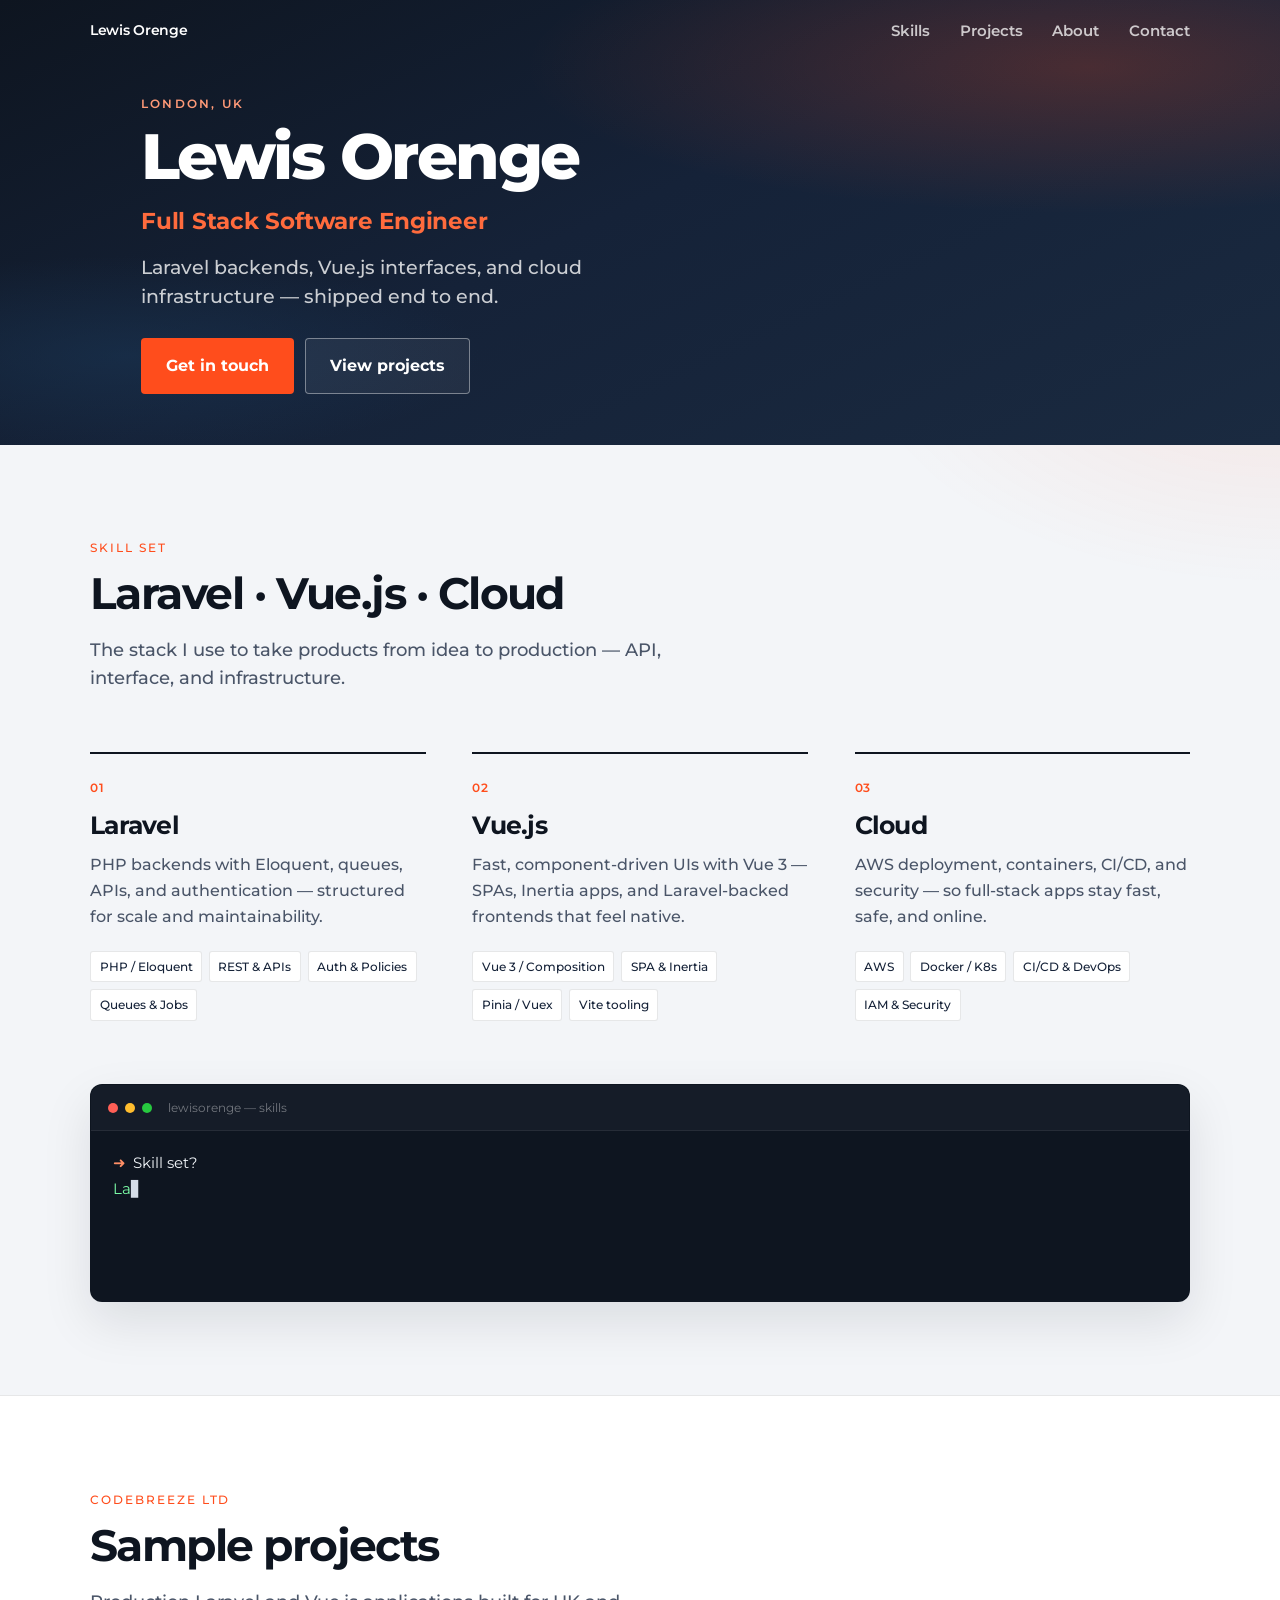
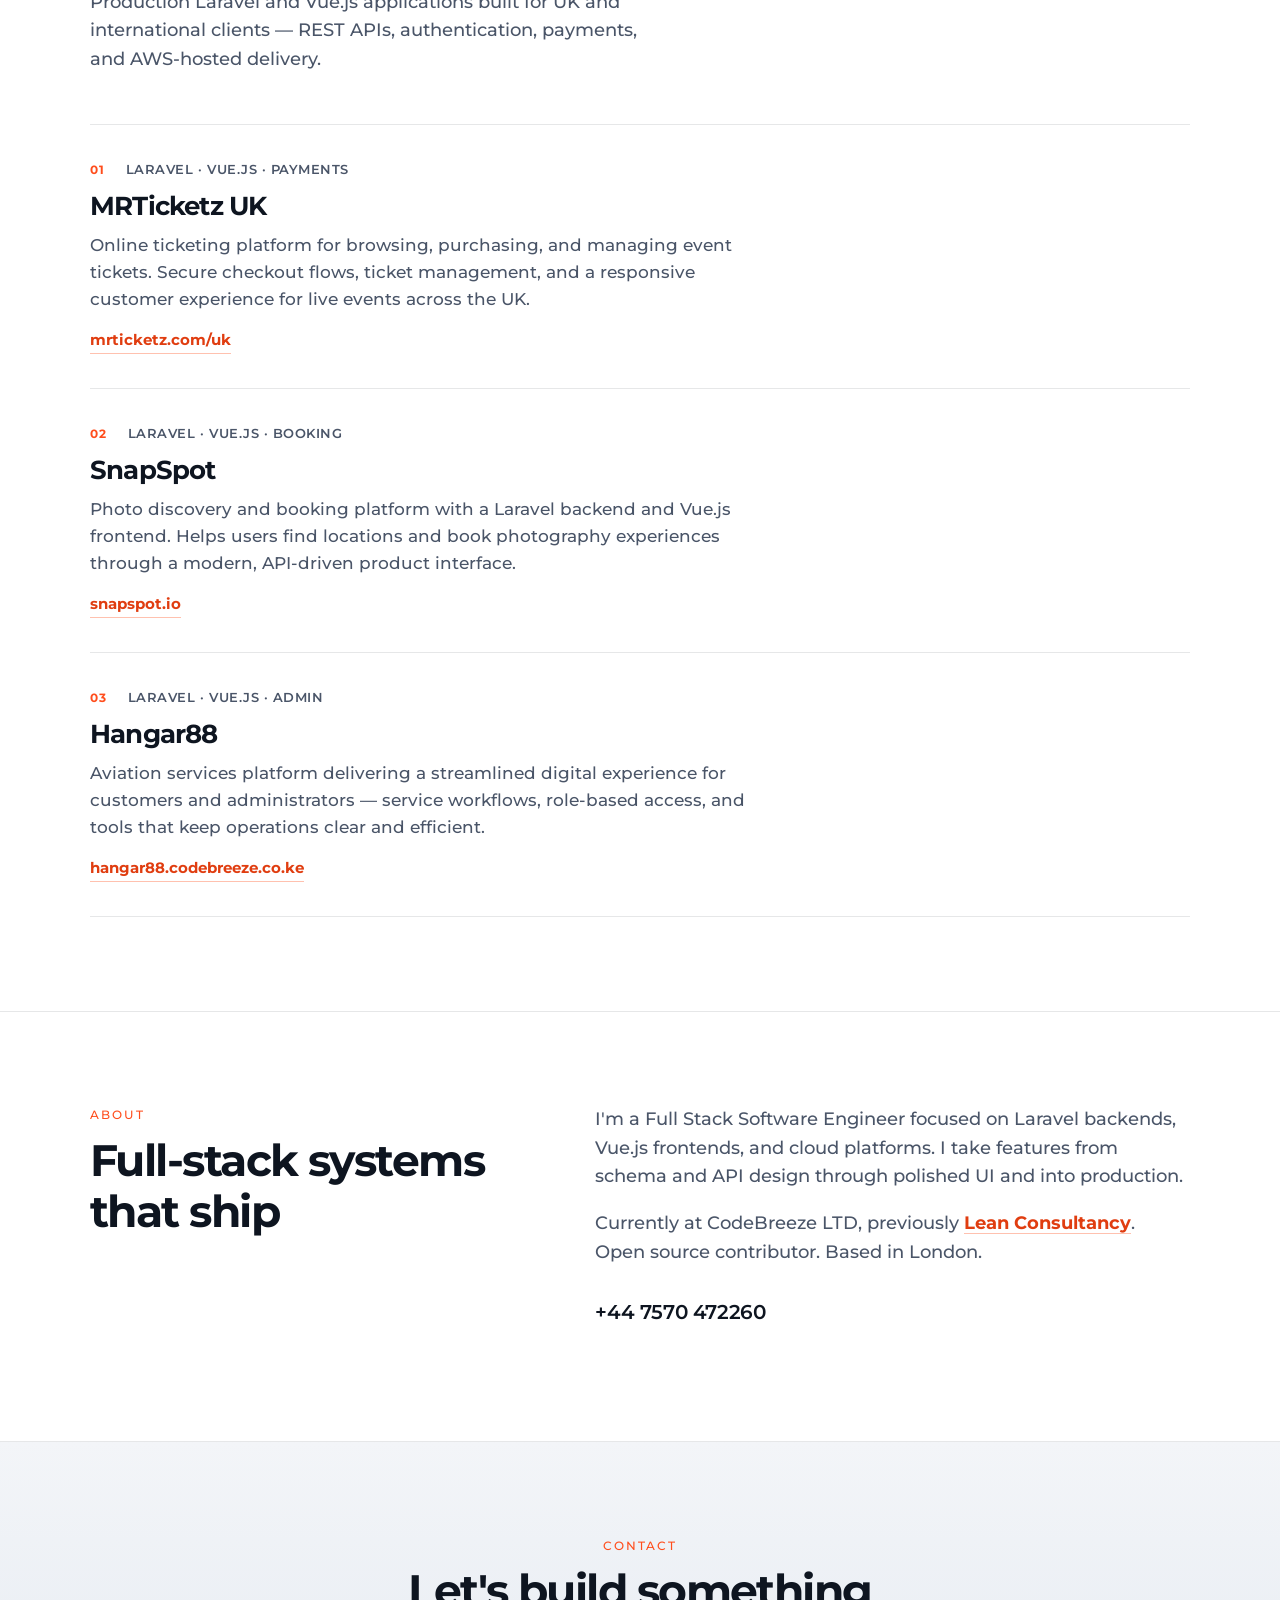
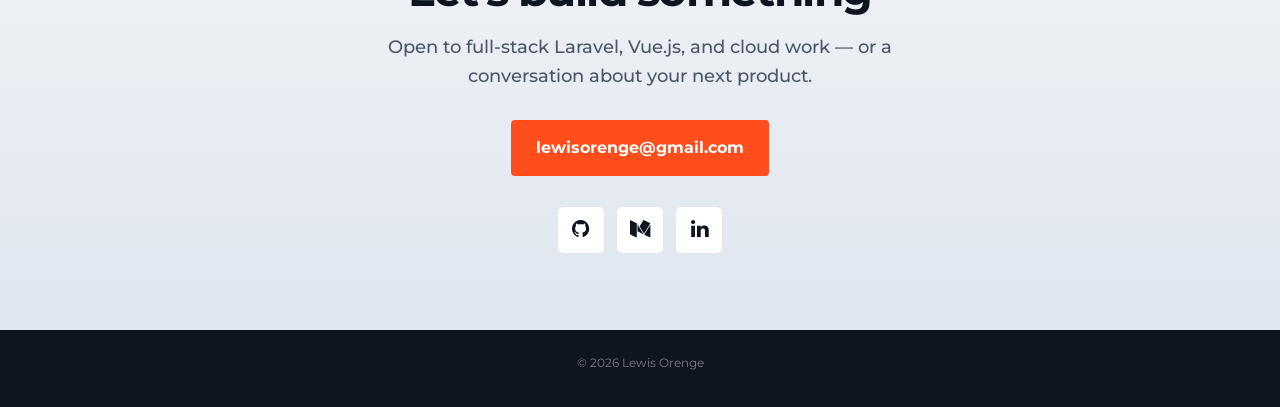
<file: index.html>
<!DOCTYPE html>
<html lang="en">

<head>
    <meta charset="UTF-8">
    <meta name="viewport" content="width=device-width, initial-scale=1.0">
    <meta http-equiv="X-UA-Compatible" content="IE=edge">
    <meta name="description"
        content="Lewis Orenge — Full Stack Software Engineer specializing in Laravel, Vue.js, and Cloud. Building end-to-end web applications from London, UK.">
    <meta name="author" content="Lewis Orenge">
    <meta name="url" content="https://lewisorenge.github.io">
    <meta name="copyright" content="Lewis Orenge">
    <meta name="robots" content="index,follow">
    <meta name="keywords"
        content="Lewis Orenge, Full Stack Software Engineer, Laravel, Vue.js, Cloud, AWS, PHP, JavaScript, London">
    <title>Lewis Orenge — Full Stack Software Engineer</title>

    <meta name="twitter:card" content="summary">
    <meta name="twitter:title" content="Lewis Orenge — Full Stack Software Engineer">
    <meta name="twitter:description"
        content="Full Stack Software Engineer specializing in Laravel, Vue.js, and Cloud infrastructure.">
    <meta name="twitter:creator" content="@lewisorenge">

    <link rel="shortcut icon" href="images/favicon/photoshop.ico">
    <link rel="apple-touch-icon" sizes="144x144" type="image/x-icon" href="images/favicon/photoshop.ico">

    <link rel="preconnect" href="https://fonts.googleapis.com">
    <link rel="preconnect" href="https://fonts.gstatic.com" crossorigin>
    <link
        href="https://fonts.googleapis.com/css2?family=Montserrat:wght@400;500;600;700;800&display=swap"
        rel="stylesheet">

    <link rel="stylesheet" type="text/css" href="css/plugin.css">
    <link rel="stylesheet" type="text/css" href="css/style.css">
    <link rel="stylesheet" type="text/css" href="css/terminal.css">
</head>

<body onload="typeOnTerminal()">
    <header class="site-nav">
        <a class="nav-brand" href="#home">Lewis Orenge</a>
        <nav class="nav-links" aria-label="Primary">
            <a href="#skills">Skills</a>
            <a href="#projects">Projects</a>
            <a href="#about">About</a>
            <a href="#contact">Contact</a>
        </nav>
    </header>

    <main>
        <section id="home" class="hero">
            <div class="hero-inner">
                <p class="hero-location">London, UK</p>
                <h1 class="hero-brand">Lewis Orenge</h1>
                <h2 class="hero-title">Full Stack Software Engineer</h2>
                <p class="hero-lead">
                    Laravel backends, Vue.js interfaces, and cloud infrastructure —
                    shipped end to end.
                </p>
                <div class="hero-actions">
                    <a class="btn btn-primary" href="mailto:lewisorenge@gmail.com">Get in touch</a>
                    <a class="btn btn-ghost" href="#projects">View projects</a>
                </div>
            </div>
        </section>

        <section id="skills" class="section skills">
            <div class="section-inner">
                <p class="section-label">Skill set</p>
                <h2 class="section-title">Laravel · Vue.js · Cloud</h2>
                <p class="section-lead">
                    The stack I use to take products from idea to production —
                    API, interface, and infrastructure.
                </p>

                <div class="skill-pillars">
                    <article class="pillar">
                        <span class="pillar-index">01</span>
                        <h3>Laravel</h3>
                        <p>
                            PHP backends with Eloquent, queues, APIs, and authentication —
                            structured for scale and maintainability.
                        </p>
                        <ul class="pillar-tags">
                            <li>PHP / Eloquent</li>
                            <li>REST &amp; APIs</li>
                            <li>Auth &amp; Policies</li>
                            <li>Queues &amp; Jobs</li>
                        </ul>
                    </article>

                    <article class="pillar">
                        <span class="pillar-index">02</span>
                        <h3>Vue.js</h3>
                        <p>
                            Fast, component-driven UIs with Vue 3 — SPAs, Inertia apps,
                            and Laravel-backed frontends that feel native.
                        </p>
                        <ul class="pillar-tags">
                            <li>Vue 3 / Composition</li>
                            <li>SPA &amp; Inertia</li>
                            <li>Pinia / Vuex</li>
                            <li>Vite tooling</li>
                        </ul>
                    </article>

                    <article class="pillar">
                        <span class="pillar-index">03</span>
                        <h3>Cloud</h3>
                        <p>
                            AWS deployment, containers, CI/CD, and security —
                            so full-stack apps stay fast, safe, and online.
                        </p>
                        <ul class="pillar-tags">
                            <li>AWS</li>
                            <li>Docker / K8s</li>
                            <li>CI/CD &amp; DevOps</li>
                            <li>IAM &amp; Security</li>
                        </ul>
                    </article>
                </div>

                <div class="terminal-panel">
                    <div class="terminal-chrome">
                        <span class="dot red"></span>
                        <span class="dot yellow"></span>
                        <span class="dot green"></span>
                        <span class="terminal-title">lewisorenge — skills</span>
                    </div>
                    <div class="text-editor-wrap">
                        <div class="text-body">
                            <span class="typed" id="typed"></span>
                        </div>
                    </div>
                </div>
            </div>
        </section>

        <section id="projects" class="section projects">
            <div class="section-inner">
                <p class="section-label">CodeBreeze Ltd</p>
                <h2 class="section-title">Sample projects</h2>
                <p class="section-lead">
                    Production Laravel and Vue.js applications built for UK and international clients —
                    REST APIs, authentication, payments, and AWS-hosted delivery.
                </p>

                <div class="project-list">
                    <article class="project">
                        <div class="project-meta">
                            <span class="project-index">01</span>
                            <span class="project-stack">Laravel · Vue.js · Payments</span>
                        </div>
                        <h3>
                            <a href="https://mrticketz.com/uk" target="_blank" rel="noopener noreferrer">
                                MRTicketz UK
                            </a>
                        </h3>
                        <p>
                            Online ticketing platform for browsing, purchasing, and managing event tickets.
                            Secure checkout flows, ticket management, and a responsive customer experience
                            for live events across the UK.
                        </p>
                        <a class="project-link" href="https://mrticketz.com/uk" target="_blank" rel="noopener noreferrer">
                            mrticketz.com/uk
                        </a>
                    </article>

                    <article class="project">
                        <div class="project-meta">
                            <span class="project-index">02</span>
                            <span class="project-stack">Laravel · Vue.js · Booking</span>
                        </div>
                        <h3>
                            <a href="https://snapspot.io/" target="_blank" rel="noopener noreferrer">
                                SnapSpot
                            </a>
                        </h3>
                        <p>
                            Photo discovery and booking platform with a Laravel backend and Vue.js frontend.
                            Helps users find locations and book photography experiences through a modern,
                            API-driven product interface.
                        </p>
                        <a class="project-link" href="https://snapspot.io/" target="_blank" rel="noopener noreferrer">
                            snapspot.io
                        </a>
                    </article>

                    <article class="project">
                        <div class="project-meta">
                            <span class="project-index">03</span>
                            <span class="project-stack">Laravel · Vue.js · Admin</span>
                        </div>
                        <h3>
                            <a href="https://hangar88.codebreeze.co.ke/" target="_blank" rel="noopener noreferrer">
                                Hangar88
                            </a>
                        </h3>
                        <p>
                            Aviation services platform delivering a streamlined digital experience for
                            customers and administrators — service workflows, role-based access, and
                            tools that keep operations clear and efficient.
                        </p>
                        <a class="project-link" href="https://hangar88.codebreeze.co.ke/" target="_blank" rel="noopener noreferrer">
                            hangar88.codebreeze.co.ke
                        </a>
                    </article>
                </div>
            </div>
        </section>

        <section id="about" class="section about">
            <div class="section-inner about-grid">
                <div>
                    <p class="section-label">About</p>
                    <h2 class="section-title">Full-stack systems that ship</h2>
                </div>
                <div class="about-copy">
                    <p>
                        I'm a Full Stack Software Engineer focused on Laravel backends,
                        Vue.js frontends, and cloud platforms. I take features from schema
                        and API design through polished UI and into production.
                    </p>
                    <p>
                        Currently at CodeBreeze LTD, previously
                        <a href="https://learnademy.com/" target="_blank" rel="noopener noreferrer">Lean Consultancy</a>.
                        Open source contributor. Based in London.
                    </p>
                    <p class="about-phone">
                        <a href="tel:+447570472260">+44 7570 472260</a>
                    </p>
                </div>
            </div>
        </section>

        <section id="contact" class="section contact">
            <div class="section-inner">
                <p class="section-label">Contact</p>
                <h2 class="section-title">Let's build something</h2>
                <p class="section-lead">
                    Open to full-stack Laravel, Vue.js, and cloud work —
                    or a conversation about your next product.
                </p>
                <div class="contact-actions">
                    <a class="btn btn-primary" href="mailto:lewisorenge@gmail.com">lewisorenge@gmail.com</a>
                </div>
                <ul class="social-icon">
                    <li>
                        <a href="https://github.com/lewisorenge" target="_blank" rel="noopener noreferrer"
                            aria-label="GitHub"><i class="fa fa-github"></i></a>
                    </li>
                    <li>
                        <a href="https://medium.com/@lewismokaya78" target="_blank" rel="noopener noreferrer"
                            aria-label="Medium"><i class="fa fa-medium"></i></a>
                    </li>
                    <li>
                        <a href="https://www.linkedin.com/in/lewisorenge/" target="_blank" rel="noopener noreferrer"
                            aria-label="LinkedIn"><i class="fa fa-linkedin"></i></a>
                    </li>
                </ul>
            </div>
        </section>
    </main>

    <footer class="site-footer">
        <p>&copy; <span id="year"></span> Lewis Orenge</p>
    </footer>

    <script type="text/javascript" src="js/jquery.min.js"></script>
    <script type="text/javascript" src="js/plugin.js"></script>
    <script type="text/javascript" src="js/typed.js"></script>
    <script type="text/javascript" src="js/scripts.js"></script>
</body>

</html>
</file>
<file: css/style.css>
:root {
    --ink: #0e1520;
    --ink-soft: #4a5568;
    --paper: #f3f5f8;
    --paper-deep: #e6ebf2;
    --white: #ffffff;
    --accent: #ff4d1c;
    --accent-deep: #e03d10;
    --navy: #152238;
    --line: rgba(14, 21, 32, 0.1);
    --font-display: "Montserrat", sans-serif;
    --font-body: "Montserrat", sans-serif;
    --font-mono: "Montserrat", sans-serif;
    --space: clamp(1.25rem, 5vw, 3rem);
    --max: 1100px;
    --ease: cubic-bezier(0.22, 1, 0.36, 1);
}

*,
*::before,
*::after {
    box-sizing: border-box;
}

html {
    scroll-behavior: smooth;
}

html,
body {
    margin: 0;
    min-height: 100%;
    background: var(--paper);
    color: var(--ink);
    font-family: var(--font-body);
    font-size: 17px;
    line-height: 1.6;
    -webkit-font-smoothing: antialiased;
}

::selection {
    background: var(--accent);
    color: #fff;
}

a {
    color: var(--accent-deep);
    text-decoration: none;
    transition: color 0.2s var(--ease);
}

a:hover {
    color: var(--ink);
}

img {
    max-width: 100%;
    display: block;
}

ul,
li {
    margin: 0;
    padding: 0;
    list-style: none;
}

/* ——— Nav ——— */
.site-nav {
    position: absolute;
    top: 0;
    left: 0;
    right: 0;
    z-index: 10;
    display: flex;
    align-items: center;
    justify-content: space-between;
    gap: 1rem;
    padding: 1.1rem var(--space);
    max-width: calc(var(--max) + 6rem);
    margin: 0 auto;
    animation: fadeDown 0.7s var(--ease) both;
}

.nav-brand {
    font-family: var(--font-display);
    font-weight: 600;
    font-size: 0.85rem;
    letter-spacing: -0.02em;
    color: #fff;
}

.nav-brand:hover {
    color: #fff;
    opacity: 0.8;
}

.nav-links {
    display: flex;
    gap: 1.75rem;
}

.nav-links a {
    font-size: 0.9rem;
    font-weight: 600;
    color: rgba(255, 255, 255, 0.75);
}

.nav-links a:hover {
    color: #fff;
}

/* ——— Hero ——— */
.hero {
    position: relative;
    display: flex;
    flex-direction: column;
    justify-content: flex-start;
    overflow: hidden;
    color: #fff;
    background:
        radial-gradient(ellipse 80% 60% at 85% 15%, rgba(255, 77, 28, 0.22), transparent 55%),
        radial-gradient(ellipse 55% 45% at 10% 80%, rgba(26, 54, 85, 0.55), transparent 50%),
        linear-gradient(155deg, #0e1520 0%, #152238 48%, #1a2a40 100%);
}

.hero-inner {
    position: relative;
    z-index: 2;
    width: 100%;
    max-width: var(--max);
    margin: 0 auto;
    padding: 5.5rem var(--space) 3rem;
}

.hero-location {
    margin: 0 0 0.5rem;
    font-family: var(--font-body);
    font-size: 0.72rem;
    font-weight: 600;
    letter-spacing: 0.18em;
    text-transform: uppercase;
    color: #ff9a78;
    animation: fadeUp 0.8s var(--ease) 0.1s both;
}

.hero-brand {
    margin: 0;
    font-family: var(--font-display);
    font-weight: 800;
    font-size: clamp(2.2rem, 6vw, 3.75rem);
    line-height: 1.08;
    letter-spacing: -0.04em;
    color: #fff;
    animation: fadeUp 0.85s var(--ease) 0.2s both;
}

.hero-title {
    margin: 0.75rem 0 0;
    font-family: var(--font-body);
    font-weight: 700;
    font-size: clamp(1.1rem, 2.2vw, 1.35rem);
    letter-spacing: -0.01em;
    color: #ff6b3d;
    animation: fadeUp 0.85s var(--ease) 0.3s both;
}

.hero-lead {
    margin: 0.85rem 0 0;
    max-width: 26rem;
    font-size: clamp(0.98rem, 1.6vw, 1.1rem);
    font-weight: 500;
    line-height: 1.55;
    color: rgba(255, 255, 255, 0.78);
    animation: fadeUp 0.85s var(--ease) 0.4s both;
}

.hero-actions {
    display: flex;
    flex-wrap: wrap;
    gap: 0.7rem;
    margin-top: 1.5rem;
    animation: fadeUp 0.85s var(--ease) 0.5s both;
}

.btn {
    display: inline-flex;
    align-items: center;
    justify-content: center;
    padding: 0.85rem 1.4rem;
    font-family: var(--font-body);
    font-size: 0.92rem;
    font-weight: 700;
    border-radius: 4px;
    border: 1.5px solid transparent;
    transition: transform 0.25s var(--ease), background 0.25s var(--ease), border-color 0.25s var(--ease), color 0.25s var(--ease);
}

.btn:hover {
    transform: translateY(-2px);
}

.btn-primary {
    background: var(--accent);
    color: #fff;
}

.btn-primary:hover {
    background: #ff6238;
    color: #fff;
}

.btn-ghost {
    background: rgba(255, 255, 255, 0.06);
    border-color: rgba(255, 255, 255, 0.4);
    color: #fff;
}

.btn-ghost:hover {
    border-color: #fff;
    background: rgba(255, 255, 255, 0.12);
    color: #fff;
}

/* ——— Sections ——— */
.section {
    padding: 5.5rem var(--space);
}

.section-inner {
    max-width: var(--max);
    margin: 0 auto;
}

.section-label {
    margin: 0 0 0.6rem;
    font-family: var(--font-mono);
    font-size: 0.72rem;
    font-weight: 500;
    letter-spacing: 0.16em;
    text-transform: uppercase;
    color: var(--accent);
}

.section-title {
    margin: 0;
    font-family: var(--font-display);
    font-weight: 700;
    font-size: clamp(1.7rem, 4vw, 2.6rem);
    letter-spacing: -0.035em;
    line-height: 1.15;
    color: var(--ink);
}

.section-lead {
    margin: 1rem 0 0;
    max-width: 34rem;
    color: var(--ink-soft);
    font-size: 1.05rem;
    font-weight: 500;
}

/* ——— Skills ——— */
.skills {
    background:
        radial-gradient(ellipse 60% 45% at 100% -10%, rgba(255, 77, 28, 0.09), transparent 55%),
        var(--paper);
}

.skill-pillars {
    display: grid;
    grid-template-columns: repeat(3, 1fr);
    gap: 2.75rem;
    margin-top: 3.5rem;
}

.pillar {
    padding-top: 1.4rem;
    border-top: 2.5px solid var(--ink);
    transition: border-color 0.3s var(--ease);
}

.pillar:hover {
    border-top-color: var(--accent);
}

.pillar-index {
    display: block;
    font-family: var(--font-display);
    font-size: 0.7rem;
    font-weight: 600;
    letter-spacing: 0.06em;
    color: var(--accent);
    margin-bottom: 0.85rem;
}

.pillar h3 {
    margin: 0 0 0.8rem;
    font-family: var(--font-display);
    font-size: 1.45rem;
    font-weight: 700;
    letter-spacing: -0.03em;
    color: var(--ink);
}

.pillar p {
    margin: 0;
    font-size: 0.95rem;
    color: var(--ink-soft);
    font-weight: 500;
}

.pillar-tags {
    display: flex;
    flex-wrap: wrap;
    gap: 0.4rem;
    margin-top: 1.25rem;
}

.pillar-tags li {
    font-family: var(--font-mono);
    font-size: 0.68rem;
    font-weight: 500;
    padding: 0.32rem 0.5rem;
    color: var(--navy);
    background: var(--white);
    border: 1px solid var(--line);
    border-radius: 3px;
}

/* ——— Terminal ——— */
.terminal-panel {
    margin-top: 3.75rem;
    border: 1px solid var(--line);
    border-radius: 12px;
    overflow: hidden;
    background: var(--ink);
    box-shadow: 0 20px 50px rgba(14, 21, 32, 0.1);
    animation: fadeUp 1s var(--ease) both;
}

.terminal-chrome {
    display: flex;
    align-items: center;
    gap: 0.4rem;
    padding: 0.75rem 1rem;
    border-bottom: 1px solid rgba(255, 255, 255, 0.07);
    background: #151c28;
}

.terminal-chrome .dot {
    width: 10px;
    height: 10px;
    border-radius: 50%;
}

.terminal-chrome .dot.red { background: #ff5f56; }
.terminal-chrome .dot.yellow { background: #ffbd2e; }
.terminal-chrome .dot.green { background: #27c93f; }

.terminal-title {
    margin-left: 0.55rem;
    font-family: var(--font-mono);
    font-size: 0.7rem;
    color: rgba(255, 255, 255, 0.4);
}

/* ——— Projects ——— */
.projects {
    background: var(--white);
    border-top: 1px solid var(--line);
}

.project-list {
    display: grid;
    gap: 0;
    margin-top: 3rem;
}

.project {
    padding: 2rem 0;
    border-top: 1px solid var(--line);
    transition: border-color 0.3s var(--ease);
}

.project:last-child {
    border-bottom: 1px solid var(--line);
}

.project:hover {
    border-top-color: var(--accent);
}

.project-meta {
    display: flex;
    flex-wrap: wrap;
    align-items: center;
    gap: 0.75rem 1.25rem;
    margin-bottom: 0.7rem;
}

.project-index {
    font-family: var(--font-display);
    font-size: 0.7rem;
    font-weight: 700;
    letter-spacing: 0.06em;
    color: var(--accent);
}

.project-stack {
    font-size: 0.78rem;
    font-weight: 600;
    letter-spacing: 0.04em;
    text-transform: uppercase;
    color: var(--ink-soft);
}

.project h3 {
    margin: 0 0 0.65rem;
    font-family: var(--font-display);
    font-size: clamp(1.25rem, 2.5vw, 1.55rem);
    font-weight: 700;
    letter-spacing: -0.03em;
}

.project h3 a {
    color: var(--ink);
}

.project h3 a:hover {
    color: var(--accent);
}

.project p {
    margin: 0;
    max-width: 40rem;
    color: var(--ink-soft);
    font-size: 0.98rem;
    font-weight: 500;
}

.project-link {
    display: inline-block;
    margin-top: 1rem;
    font-size: 0.88rem;
    font-weight: 700;
    color: var(--accent-deep);
    border-bottom: 1px solid rgba(255, 77, 28, 0.35);
}

.project-link:hover {
    color: var(--ink);
    border-bottom-color: var(--ink);
}

/* ——— About ——— */
.about {
    background: var(--white);
    border-top: 1px solid var(--line);
    border-bottom: 1px solid var(--line);
}

.about-grid {
    display: grid;
    grid-template-columns: 0.9fr 1.2fr;
    gap: 3.5rem;
    align-items: start;
}

.about-copy p {
    margin: 0 0 1.1rem;
    color: var(--ink-soft);
    font-size: 1.05rem;
    font-weight: 500;
}

.about-copy a {
    font-weight: 700;
    color: var(--accent-deep);
    border-bottom: 1px solid rgba(255, 77, 28, 0.35);
}

.about-copy a:hover {
    color: var(--ink);
    border-bottom-color: var(--ink);
}

.about-phone {
    margin-top: 1.75rem !important;
}

.about-phone a {
    font-family: var(--font-display);
    font-size: 1.2rem;
    font-weight: 600;
    letter-spacing: -0.02em;
    color: var(--ink);
    border: none;
}

.about-phone a:hover {
    color: var(--accent);
}

/* ——— Contact ——— */
.contact {
    text-align: center;
    background: linear-gradient(180deg, var(--paper) 0%, #dfe6ef 100%);
    padding-bottom: 4.5rem;
}

.contact .section-lead {
    margin-left: auto;
    margin-right: auto;
}

.contact-actions {
    margin-top: 1.75rem;
}

.social-icon {
    display: flex;
    justify-content: center;
    gap: 0.65rem;
    margin-top: 1.75rem;
}

.social-icon li a {
    display: flex;
    align-items: center;
    justify-content: center;
    width: 48px;
    height: 48px;
    color: var(--ink);
    background: var(--white);
    border: 1px solid var(--line);
    border-radius: 6px;
    font-size: 1.2rem;
    transition: transform 0.25s var(--ease), background 0.25s var(--ease), color 0.25s var(--ease), border-color 0.25s var(--ease);
}

.social-icon li a:hover {
    background: var(--ink);
    color: #fff;
    border-color: var(--ink);
    transform: translateY(-3px);
}

.site-footer {
    padding: 1.35rem var(--space) 2rem;
    text-align: center;
    background: var(--ink);
}

.site-footer p {
    margin: 0;
    font-family: var(--font-mono);
    font-size: 0.72rem;
    color: rgba(255, 255, 255, 0.45);
}

/* ——— Motion ——— */
@keyframes fadeUp {
    from {
        opacity: 0;
        transform: translateY(24px);
    }
    to {
        opacity: 1;
        transform: translateY(0);
    }
}

@keyframes fadeDown {
    from {
        opacity: 0;
        transform: translateY(-10px);
    }
    to {
        opacity: 1;
        transform: translateY(0);
    }
}

@media (prefers-reduced-motion: reduce) {
    html { scroll-behavior: auto; }
    .site-nav,
    .hero-location,
    .hero-brand,
    .hero-title,
    .hero-lead,
    .hero-actions,
    .terminal-panel {
        animation: none;
    }
    .btn:hover,
    .social-icon li a:hover {
        transform: none;
    }
}

@media (max-width: 900px) {
    .skill-pillars {
        grid-template-columns: 1fr;
        gap: 2rem;
    }

    .about-grid {
        grid-template-columns: 1fr;
        gap: 1.25rem;
    }
}

@media (max-width: 600px) {
    .nav-links { gap: 1rem; }
    .nav-links a { font-size: 0.84rem; }
    .hero-inner { padding: 5rem var(--space) 2.5rem; }
    .section { padding: 4rem var(--space); }
}
</file>
<file: css/terminal.css>
.text-editor-wrap {
    display: block;
    width: 100%;
    min-height: 170px;
    overflow: hidden;
}

.text-body {
    min-height: 170px;
    padding: 1.2rem 1.3rem 1.5rem;
    color: #d5dde8;
    font-family: "Montserrat", sans-serif;
    font-size: 0.88rem;
    line-height: 1.7;
    font-weight: 400;
    text-align: left;
    overflow: hidden;
}

.typed {
    color: #7dffa8;
}

.typed .prompt {
    color: #ff8f66;
    margin-right: 0.4rem;
}

@media (max-width: 600px) {
    .text-body {
        font-size: 0.8rem;
        padding: 1rem;
        min-height: 190px;
    }
}
</file>
<file: css/plugin.css>
/*!
 * Bootstrap v3.3.7 (http://getbootstrap.com)
 * Copyright 2011-2016 Twitter, Inc.
 * Licensed under MIT (https://github.com/twbs/bootstrap/blob/master/LICENSE)
 */
/*! normalize.css v3.0.3 | MIT License | github.com/necolas/normalize.css */
html {
    font-family: sans-serif;
    -webkit-text-size-adjust: 100%;
    -ms-text-size-adjust: 100%
}

body {
    margin: 0
}

section {
    display: block
}

canvas {
    display: inline-block;
    vertical-align: baseline
}

a {
    background-color: transparent
}

a:active,
a:hover {
    outline: 0
}

h1 {
    margin: .67em 0;
    font-size: 2em
}

img {
    border: 0
}

body {
    font-family: "Helvetica Neue", Helvetica, Arial, sans-serif;
    font-size: 14px;
    line-height: 1.42857143;
    color: #333;
    background-color: #fff
}

a {
    color: #337ab7;
    text-decoration: none
}

a:focus {
    outline: 5px auto -webkit-focus-ring-color;
    outline-offset: -2px
}

hr {
    margin-top: 20px;
    margin-bottom: 20px;
}

h1,
h3,
h4 {
    font-family: inherit;
    font-weight: 500;
    line-height: 1.1;
    color: inherit
}

h1,
h3 {
    margin-top: 20px;
    margin-bottom: 10px
}

h4 {
    margin-top: 10px;
    margin-bottom: 10px
}

h1 {
    font-size: 36px
}

h3 {
    font-size: 24px
}

h4 {
    font-size: 18px
}

.text-center {
    text-align: center
}

ul {
    margin-top: 0;
    margin-bottom: 10px
}

.container {
    padding-right: 15px;
    padding-left: 15px;
    margin-right: auto;
    margin-left: auto
}

@media (min-width:768px) {
    .container {
        width: 750px
    }
}

@media (min-width:992px) {
    .container {
        width: 970px
    }
}

@media (min-width:1200px) {
    .container {
        width: 1170px
    }
}

.row {
    margin-right: -15px;
    margin-left: -15px
}
.col-md-12 {
    position: relative;
    min-height: 1px;
}

@media (min-width:992px) {

   
    .col-md-12{
        float: left
    }

    .col-md-12 {
        width: 100%
    }
}
.container:after,
.container:before,
.row:after,
.row:before {
    display: table;
    content: " "
}

.container:after,
.row:after {
    clear: both
}

/*!
 *  Font Awesome 4.7.0 by @davegandy - http://fontawesome.io - @fontawesome
 *  License - http://fontawesome.io/license (Font: SIL OFL 1.1, CSS: MIT License)
 */
@font-face {
    font-family: FontAwesome;
    src: url(../fonts/fontawesome-webfont.eot?v=4.7.0);
    src: url(../fonts/fontawesome-webfont.eot?#iefix&v=4.7.0) format('embedded-opentype'), url(../fonts/fontawesome-webfont.woff2?v=4.7.0) format('woff2'), url(../fonts/fontawesome-webfont.woff?v=4.7.0) format('woff'), url(../fonts/fontawesome-webfont.ttf?v=4.7.0) format('truetype'), url(../fonts/fontawesome-webfont.svg?v=4.7.0#fontawesomeregular) format('svg');
    font-weight: 400;
    font-style: normal
}

.fa {
    display: inline-block;
    font: normal normal normal 14px/1 FontAwesome;
    font-size: inherit;
    text-rendering: auto;
    -webkit-font-smoothing: antialiased;
    -moz-osx-font-smoothing: grayscale
}

.fa-twitter:before {
    content: "\f099"
}

.fa-facebook:before {
    content: "\f09a"
}

.fa-github:before {
    content: "\f09b"
}

.fa-linkedin:before {
    content: "\f0e1"
}
.fa-envelope-o:before{
    content:"\f003"
}
.fa-gitlab:before{
    content:"\f296"
}

.fa-stack-overflow:before {
    content: "\f16c"
}

.fa-medium:before {
    content: "\f23a"
}

.fa-arrow-circle-right:before{
    content:"\f0a9"
}
.fa-share-alt-square:before{content:"\f1e1"}
</file>
